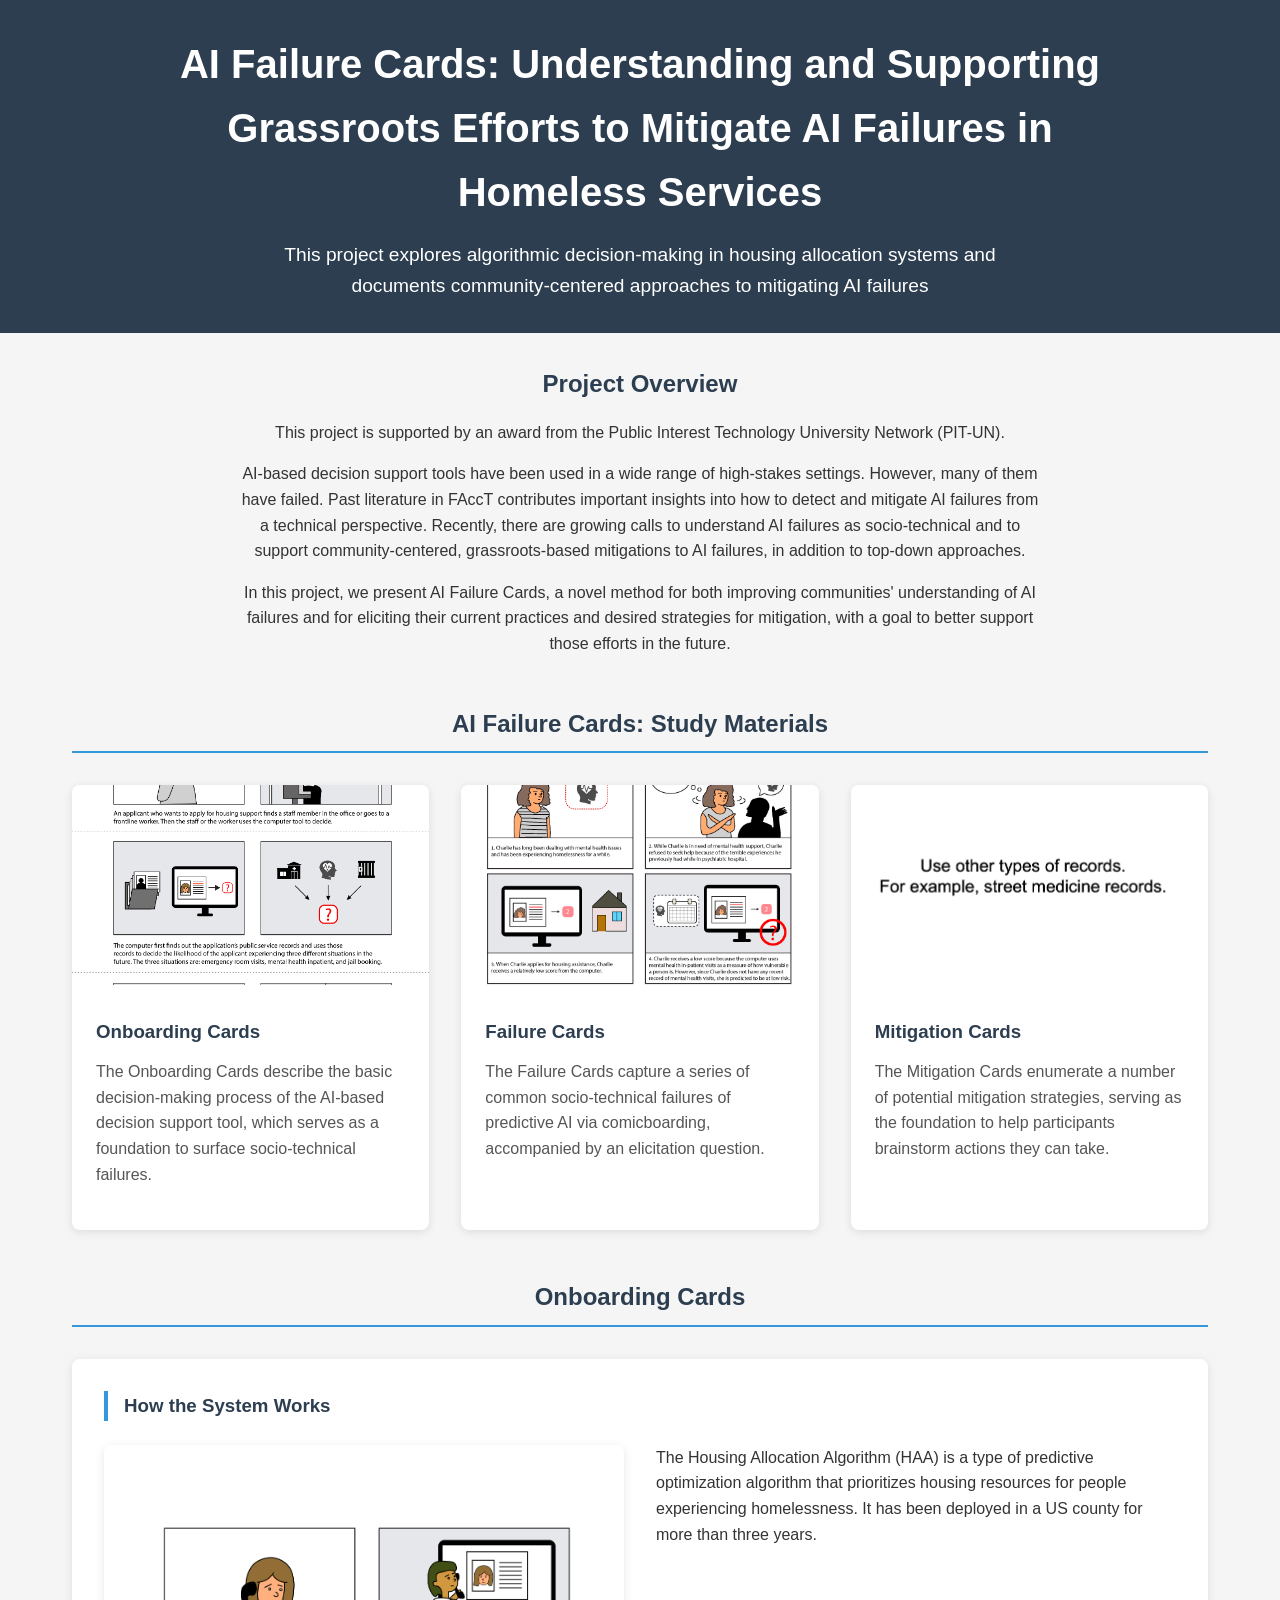
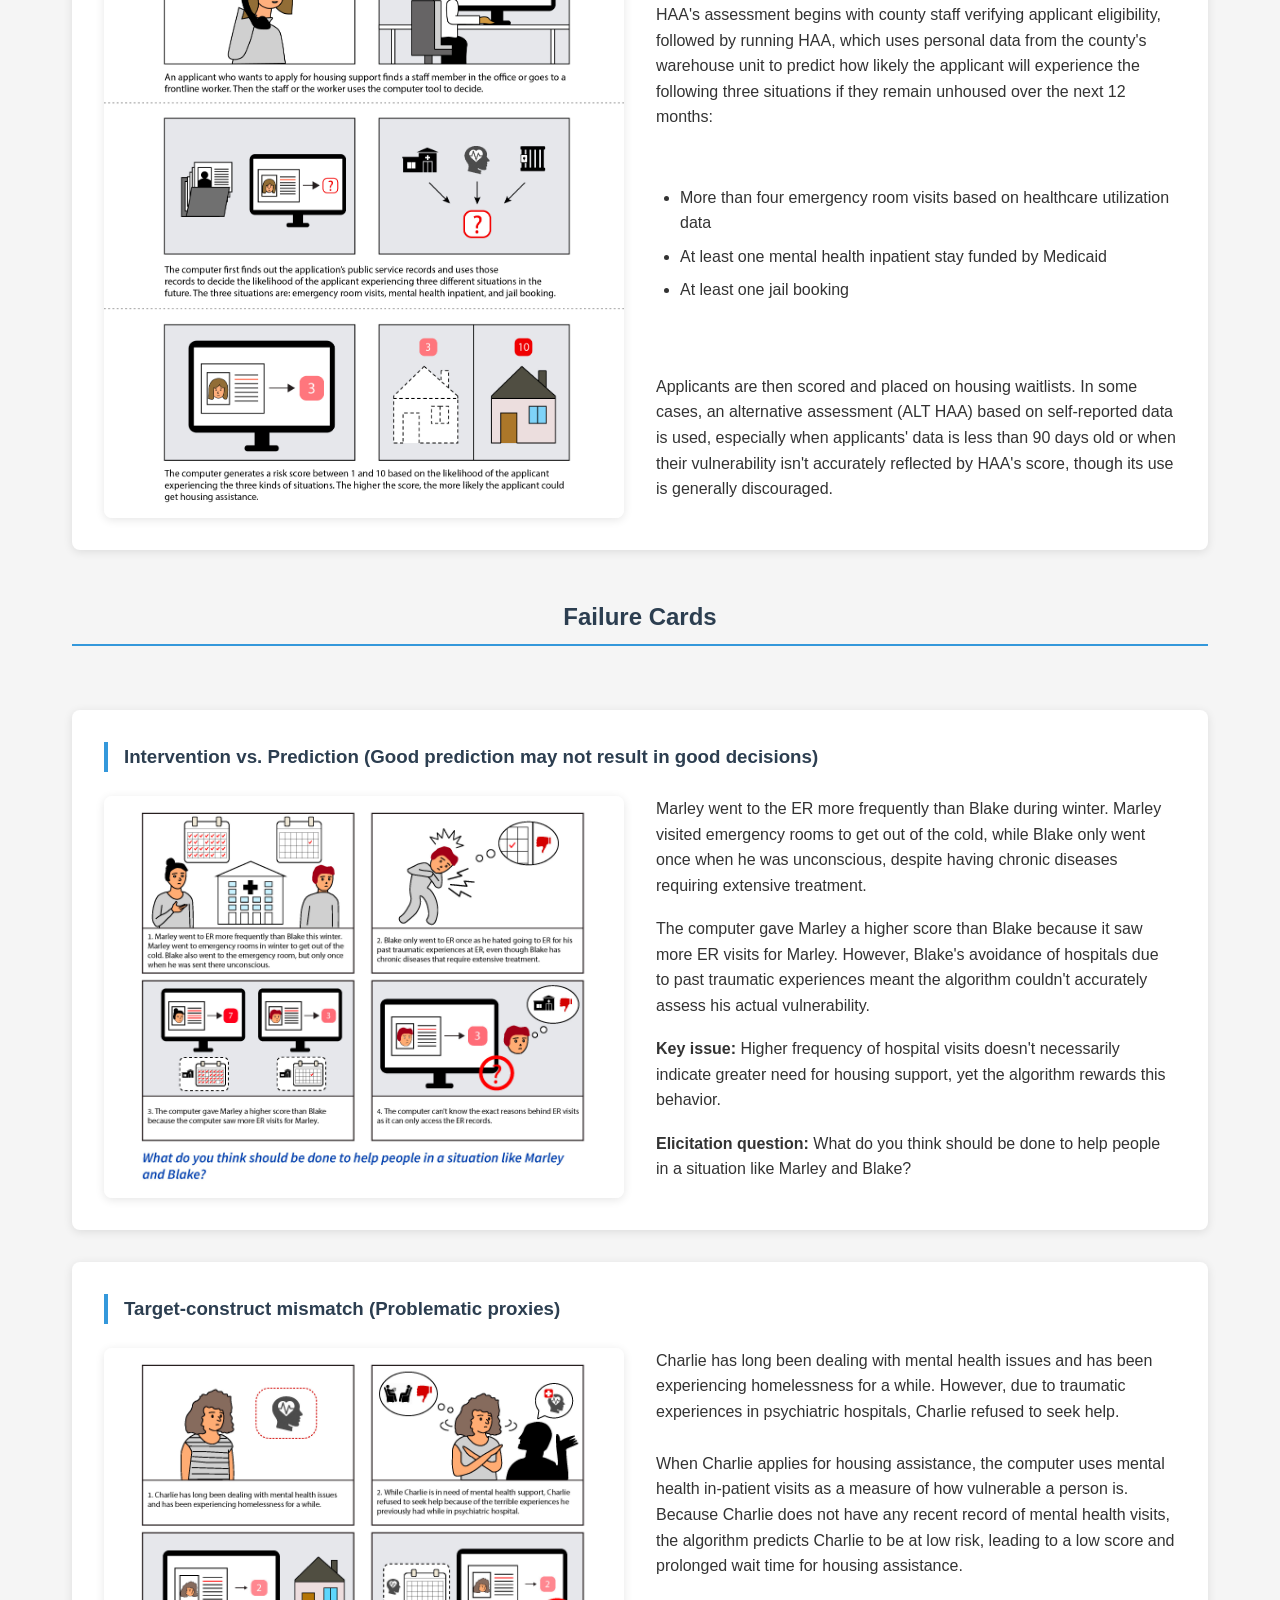
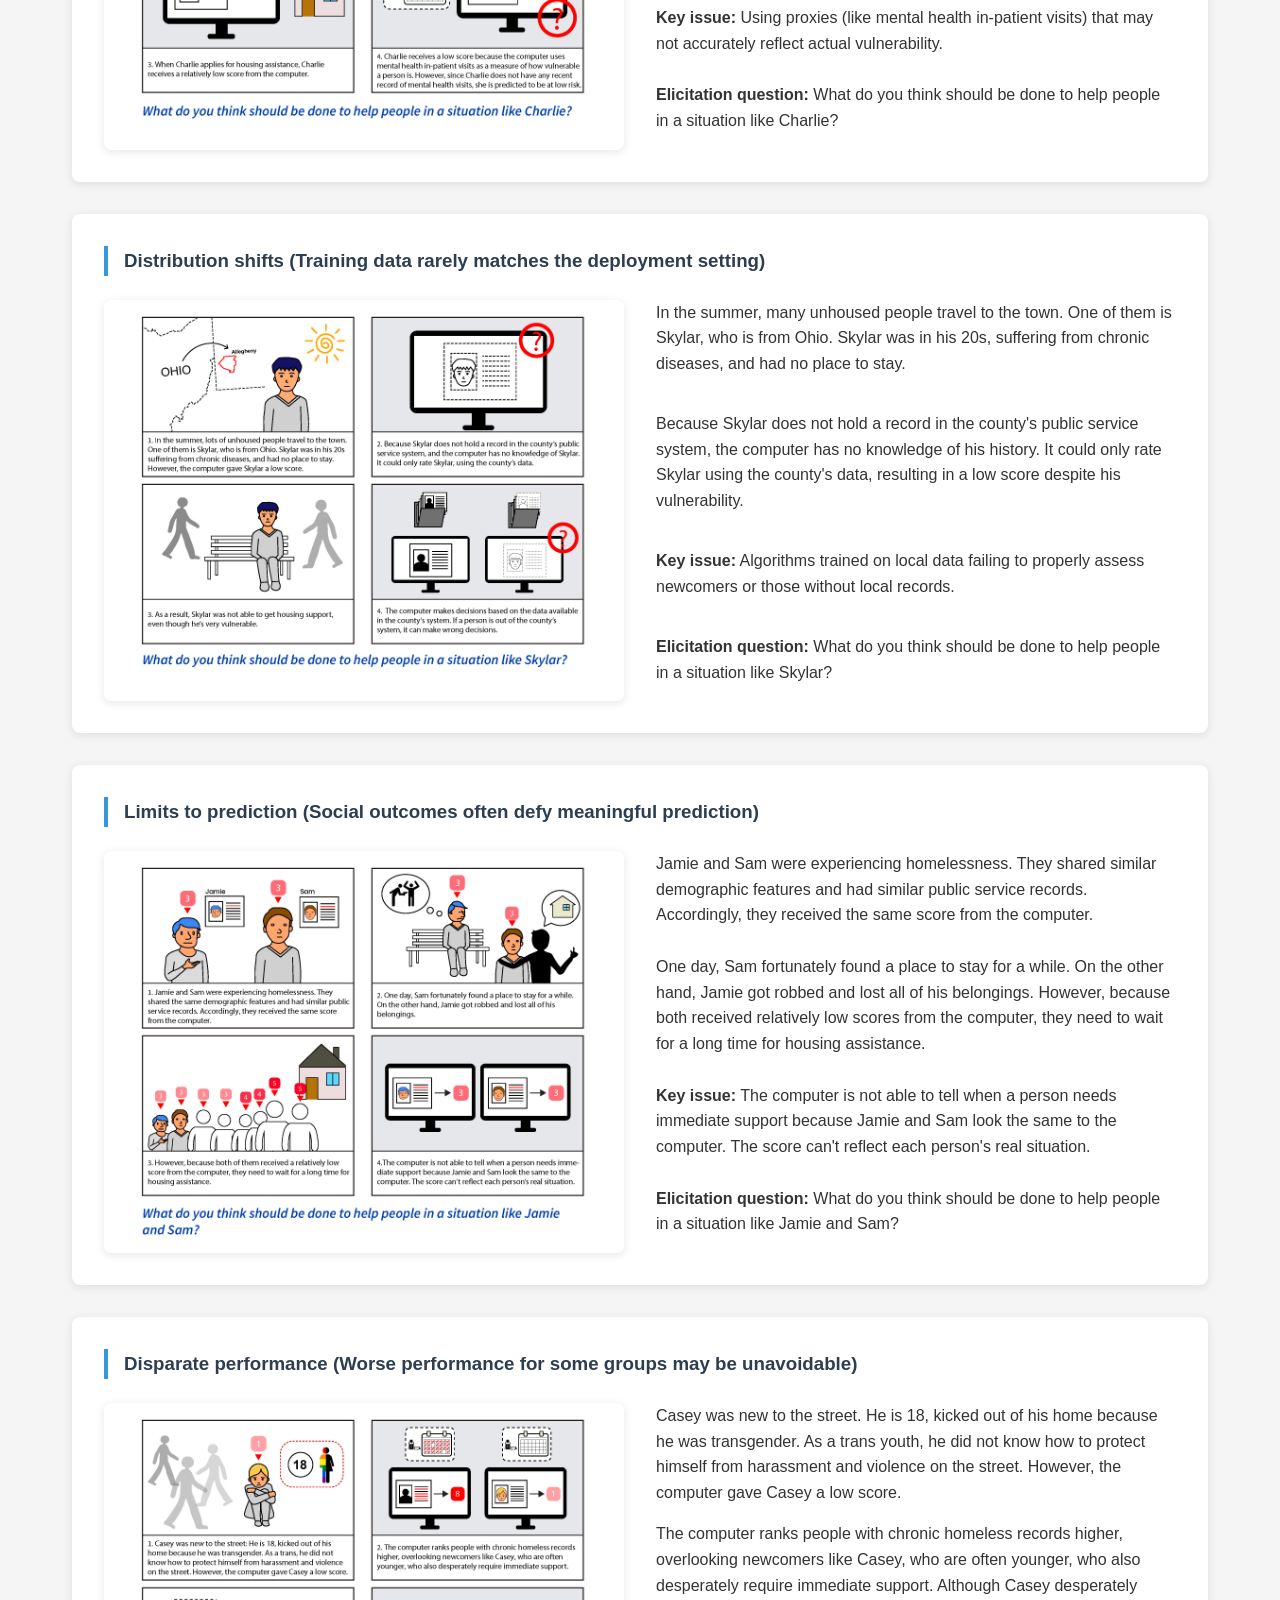
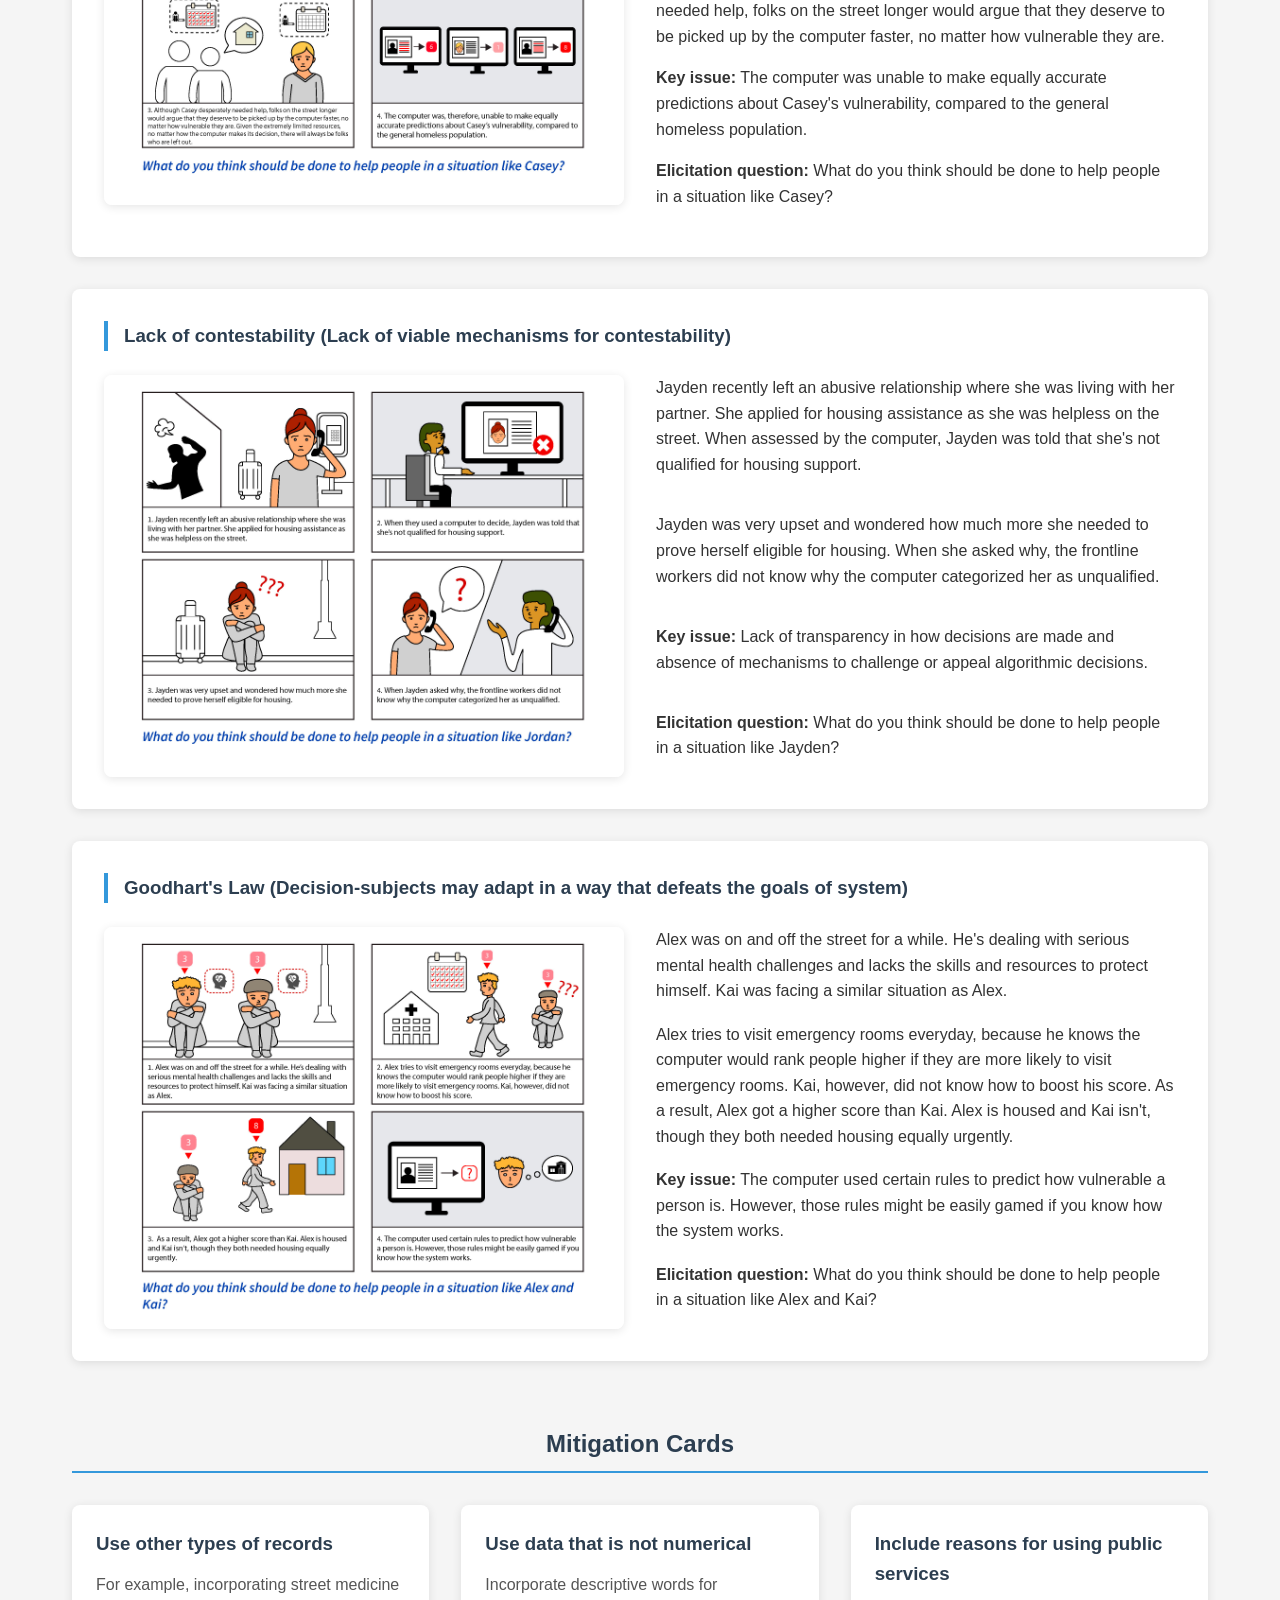
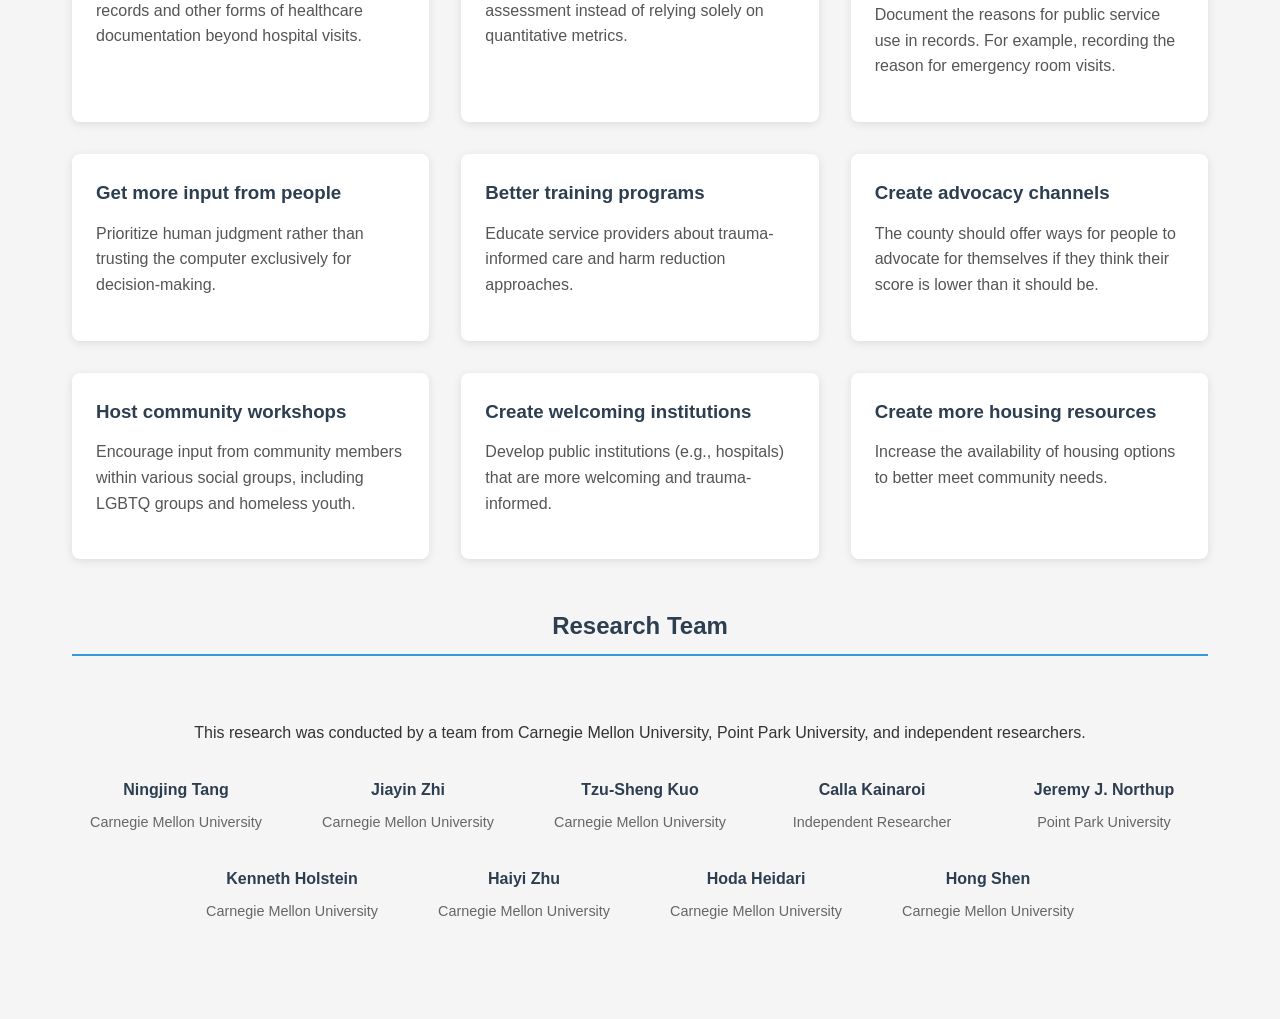
<file: AHA/index.html>
<!DOCTYPE html>
<html lang="en">
<head>
    <meta charset="UTF-8">
    <meta name="viewport" content="width=device-width, initial-scale=1.0">
    <title>AI Failure Cards: Understanding Algorithmic Assessment in Housing Services</title>
    <style>
        :root {
            --primary-color: #2c3e50;
            --secondary-color: #3498db;
            --text-color: #333;
            --bg-color: #f5f5f5;
            --card-bg: #fff;
            --card-shadow: 0 2px 10px rgba(0,0,0,0.1);
        }
        
        * {
            margin: 0;
            padding: 0;
            box-sizing: border-box;
            font-family: 'Segoe UI', Tahoma, Geneva, Verdana, sans-serif;
        }
        
        body {
            background-color: var(--bg-color);
            color: var(--text-color);
            line-height: 1.6;
        }
        
        header {
            background-color: var(--primary-color);
            color: white;
            padding: 2rem;
            text-align: center;
        }
        
        .header-content {
            max-width: 1000px;
            margin: 0 auto;
        }
        
        .header-content h1 {
            font-size: 2.5rem;
            margin-bottom: 1rem;
        }
        
        .header-content p {
            font-size: 1.2rem;
            max-width: 800px;
            margin: 0 auto;
        }
        
        .container {
            max-width: 1200px;
            margin: 0 auto;
            padding: 2rem;
        }
        
        .intro {
            text-align: center;
            margin-bottom: 3rem;
        }
        
        .intro h2 {
            color: var(--primary-color);
            margin-bottom: 1rem;
        }
        
        .intro p {
            max-width: 800px;
            margin: 1rem auto;
        }
        
        .section-title {
            text-align: center;
            color: var(--primary-color);
            margin: 3rem 0 2rem;
            padding-bottom: 0.5rem;
            border-bottom: 2px solid var(--secondary-color);
        }
        
        .cards-container {
            display: grid;
            grid-template-columns: repeat(auto-fill, minmax(300px, 1fr));
            gap: 2rem;
            margin-bottom: 3rem;
        }
        
        .card {
            background-color: var(--card-bg);
            border-radius: 8px;
            overflow: hidden;
            box-shadow: var(--card-shadow);
            transition: transform 0.3s ease, box-shadow 0.3s ease;
        }
        
        .card:hover {
            transform: translateY(-5px);
            box-shadow: 0 4px 15px rgba(0,0,0,0.15);
        }
        
        .card-img {
            width: 100%;
            height: 200px;
            object-fit: cover;
        }
        
        .card-content {
            padding: 1.5rem;
        }
        
        .card-content h3 {
            color: var(--primary-color);
            margin-bottom: 0.8rem;
        }
        
        .card-content p {
            margin-bottom: 1.2rem;
            color: #555;
        }
        
        .btn {
            display: inline-block;
            background-color: var(--secondary-color);
            color: white;
            padding: 0.7rem 1.2rem;
            border-radius: 4px;
            text-decoration: none;
            transition: background-color 0.3s ease;
        }
        
        .btn:hover {
            background-color: #2980b9;
        }
        
        .failure-cases {
            margin: 4rem 0;
        }
        
        .case-study {
            background-color: var(--card-bg);
            border-radius: 8px;
            padding: 2rem;
            margin-bottom: 2rem;
            box-shadow: var(--card-shadow);
        }
        
        .case-study h3 {
            color: var(--primary-color);
            margin-bottom: 1rem;
            border-left: 4px solid var(--secondary-color);
            padding-left: 1rem;
        }
        
        .case-grid {
            display: grid;
            grid-template-columns: 1fr 1fr;
            gap: 2rem;
            margin-top: 1.5rem;
        }
        
        @media (max-width: 768px) {
            .case-grid {
                grid-template-columns: 1fr;
            }
        }
        
        .case-img {
            width: 100%;
            border-radius: 8px;
            box-shadow: var(--card-shadow);
        }
        
        .case-description {
            display: flex;
            flex-direction: column;
            justify-content: space-between;
        }
        
        .case-description p {
            margin-bottom: 1rem;
        }
        
        .case-description ul {
            margin-left: 1.5rem;
            margin-bottom: 1.5rem;
        }
        
        .case-description li {
            margin-bottom: 0.5rem;
        }
        
        .team-section {
            margin: 4rem 0;
            text-align: center;
        }
        
        .team-members {
            display: flex;
            flex-wrap: wrap;
            justify-content: center;
            gap: 2rem;
            margin-top: 2rem;
        }
        
        .team-member {
            flex: 0 1 200px;
            text-align: center;
        }
        
        .team-member img {
            width: 150px;
            height: 150px;
            border-radius: 50%;
            object-fit: cover;
            margin-bottom: 1rem;
        }
        
        .team-member h4 {
            color: var(--primary-color);
            margin-bottom: 0.5rem;
        }
        
        .team-member p {
            font-size: 0.9rem;
            color: #666;
        }
        
        footer {
            background-color: var(--primary-color);
            color: white;
            text-align: center;
            padding: 2rem;
            margin-top: 3rem;
        }
        
        footer p {
            margin-bottom: 1rem;
        }
        
        .footer-links {
            margin-top: 1rem;
        }
        
        .footer-links a {
            color: white;
            margin: 0 1rem;
            text-decoration: none;
        }
        
        .footer-links a:hover {
            text-decoration: underline;
        }
    </style>
</head>
<body>
    <header>
        <div class="header-content">
            <h1>AI Failure Cards: Understanding and Supporting Grassroots Efforts to Mitigate AI Failures in Homeless Services</h1>
            <p>This project explores algorithmic decision-making in housing allocation systems and documents community-centered approaches to mitigating AI failures</p>
        </div>
    </header>
    
    <div class="container">
        <section class="intro">
            <h2>Project Overview</h2>
            <p>This project is supported by an award from the Public Interest Technology University Network (PIT-UN).</p>
            <p>AI-based decision support tools have been used in a wide range of high-stakes settings. However, many of them have failed. Past literature in FAccT contributes important insights into how to detect and mitigate AI failures from a technical perspective. Recently, there are growing calls to understand AI failures as socio-technical and to support community-centered, grassroots-based mitigations to AI failures, in addition to top-down approaches.</p>
            <p>In this project, we present AI Failure Cards, a novel method for both improving communities' understanding of AI failures and for eliciting their current practices and desired strategies for mitigation, with a goal to better support those efforts in the future.</p>
        </section>

        <h2 class="section-title">AI Failure Cards: Study Materials</h2>
        
        <div class="cards-container">
            <div class="card">
                <img src="/aha/cards/onboarding.jpg" alt="Onboarding Cards" class="card-img">
                <div class="card-content">
                    <h3>Onboarding Cards</h3>
                    <p>The Onboarding Cards describe the basic decision-making process of the AI-based decision support tool, which serves as a foundation to surface socio-technical failures.</p>
               
                </div>
            </div>
            
            <div class="card">
                <img src="/aha/cards/failure_charlie.jpg" alt="Failure Cards" class="card-img">
                <div class="card-content">
                    <h3>Failure Cards</h3>
                    <p>The Failure Cards capture a series of common socio-technical failures of predictive AI via comicboarding, accompanied by an elicitation question.</p>
                </div>
            </div>
            
            <div class="card">
                <img src="/aha/cards/remediation_card.png" alt="Mitigation Cards" class="card-img">
                <div class="card-content">
                    <h3>Mitigation Cards</h3>
                    <p>The Mitigation Cards enumerate a number of potential mitigation strategies, serving as the foundation to help participants brainstorm actions they can take.</p>
                </div>
            </div>
        </div>

        <h2 class="section-title" id="onboarding-cards">Onboarding Cards</h2>
        
        <section class="case-study">
            <h3>How the System Works</h3>
            <div class="case-grid">
                <img src="/aha/cards/onboarding.jpg" alt="HAA workflow" class="case-img">
                <div class="case-description">
                    <p>The Housing Allocation Algorithm (HAA) is a type of predictive optimization algorithm that prioritizes housing resources for people experiencing homelessness. It has been deployed in a US county for more than three years.</p>
                    <p>HAA's assessment begins with county staff verifying applicant eligibility, followed by running HAA, which uses personal data from the county's warehouse unit to predict how likely the applicant will experience the following three situations if they remain unhoused over the next 12 months:</p>
                    <ul>
                        <li>More than four emergency room visits based on healthcare utilization data</li>
                        <li>At least one mental health inpatient stay funded by Medicaid</li>
                        <li>At least one jail booking</li>
                    </ul>
                    <p>Applicants are then scored and placed on housing waitlists. In some cases, an alternative assessment (ALT HAA) based on self-reported data is used, especially when applicants' data is less than 90 days old or when their vulnerability isn't accurately reflected by HAA's score, though its use is generally discouraged.</p>
                </div>
            </div>
        </section>
        
        
        <h2 class="section-title" id="failure-cards">Failure Cards</h2>
        
        <section class="failure-cases">
            <div class="case-study">
                <h3>Intervention vs. Prediction (Good prediction may not result in good decisions)</h3>
                <div class="case-grid">
                    <img src="/aha/cards/failure_marley_blake.jpg" alt="Intervention vs. Prediction example" class="case-img">
                    <div class="case-description">
                        <p>Marley went to the ER more frequently than Blake during winter. Marley visited emergency rooms to get out of the cold, while Blake only went once when he was unconscious, despite having chronic diseases requiring extensive treatment.</p>
                        <p>The computer gave Marley a higher score than Blake because it saw more ER visits for Marley. However, Blake's avoidance of hospitals due to past traumatic experiences meant the algorithm couldn't accurately assess his actual vulnerability.</p>
                        <p><strong>Key issue:</strong> Higher frequency of hospital visits doesn't necessarily indicate greater need for housing support, yet the algorithm rewards this behavior.</p>
                        <p><strong>Elicitation question:</strong> What do you think should be done to help people in a situation like Marley and Blake?</p>
                    </div>
                </div>
            </div>
            
            <div class="case-study">
                <h3>Target-construct mismatch (Problematic proxies)</h3>
                <div class="case-grid">
                    <img src="/aha/cards/failure_charlie.jpg" alt="Target-construct mismatch example" class="case-img">
                    <div class="case-description">
                        <p>Charlie has long been dealing with mental health issues and has been experiencing homelessness for a while. However, due to traumatic experiences in psychiatric hospitals, Charlie refused to seek help.</p>
                        <p>When Charlie applies for housing assistance, the computer uses mental health in-patient visits as a measure of how vulnerable a person is. Because Charlie does not have any recent record of mental health visits, the algorithm predicts Charlie to be at low risk, leading to a low score and prolonged wait time for housing assistance.</p>
                        <p><strong>Key issue:</strong> Using proxies (like mental health in-patient visits) that may not accurately reflect actual vulnerability.</p>
                        <p><strong>Elicitation question:</strong> What do you think should be done to help people in a situation like Charlie?</p>
                    </div>
                </div>
            </div>
            
            <div class="case-study">
                <h3>Distribution shifts (Training data rarely matches the deployment setting)</h3>
                <div class="case-grid">
                    <img src="/aha/cards/failure_skylar.jpg" alt="Distribution shifts example" class="case-img">
                    <div class="case-description">
                        <p>In the summer, many unhoused people travel to the town. One of them is Skylar, who is from Ohio. Skylar was in his 20s, suffering from chronic diseases, and had no place to stay.</p>
                        <p>Because Skylar does not hold a record in the county's public service system, the computer has no knowledge of his history. It could only rate Skylar using the county's data, resulting in a low score despite his vulnerability.</p>
                        <p><strong>Key issue:</strong> Algorithms trained on local data failing to properly assess newcomers or those without local records.</p>
                        <p><strong>Elicitation question:</strong> What do you think should be done to help people in a situation like Skylar?</p>
                    </div>
                </div>
            </div>
            
            <div class="case-study">
                <h3>Limits to prediction (Social outcomes often defy meaningful prediction)</h3>
                <div class="case-grid">
                    <img src="/aha/cards/failure_jamie_sam.jpg" alt="Limits to prediction example" class="case-img">
                    <div class="case-description">
                        <p>Jamie and Sam were experiencing homelessness. They shared similar demographic features and had similar public service records. Accordingly, they received the same score from the computer.</p>
                        <p>One day, Sam fortunately found a place to stay for a while. On the other hand, Jamie got robbed and lost all of his belongings. However, because both received relatively low scores from the computer, they need to wait for a long time for housing assistance.</p>
                        <p><strong>Key issue:</strong> The computer is not able to tell when a person needs immediate support because Jamie and Sam look the same to the computer. The score can't reflect each person's real situation.</p>
                        <p><strong>Elicitation question:</strong> What do you think should be done to help people in a situation like Jamie and Sam?</p>
                    </div>
                </div>
            </div>
            
            <div class="case-study">
                <h3>Disparate performance (Worse performance for some groups may be unavoidable)</h3>
                <div class="case-grid">
                    <img src="/aha/cards/failure_casey.jpg" alt="Disparate performance example" class="case-img">
                    <div class="case-description">
                        <p>Casey was new to the street. He is 18, kicked out of his home because he was transgender. As a trans youth, he did not know how to protect himself from harassment and violence on the street. However, the computer gave Casey a low score.</p>
                        <p>The computer ranks people with chronic homeless records higher, overlooking newcomers like Casey, who are often younger, who also desperately require immediate support. Although Casey desperately needed help, folks on the street longer would argue that they deserve to be picked up by the computer faster, no matter how vulnerable they are.</p>
                        <p><strong>Key issue:</strong> The computer was unable to make equally accurate predictions about Casey's vulnerability, compared to the general homeless population.</p>
                        <p><strong>Elicitation question:</strong> What do you think should be done to help people in a situation like Casey?</p>
                    </div>
                </div>
            </div>
            
            <div class="case-study">
                <h3>Lack of contestability (Lack of viable mechanisms for contestability)</h3>
                <div class="case-grid">
                    <img src="/aha/cards/failure_jayden.jpg" alt="Lack of contestability example" class="case-img">
                    <div class="case-description">
                        <p>Jayden recently left an abusive relationship where she was living with her partner. She applied for housing assistance as she was helpless on the street. When assessed by the computer, Jayden was told that she's not qualified for housing support.</p>
                        <p>Jayden was very upset and wondered how much more she needed to prove herself eligible for housing. When she asked why, the frontline workers did not know why the computer categorized her as unqualified.</p>
                        <p><strong>Key issue:</strong> Lack of transparency in how decisions are made and absence of mechanisms to challenge or appeal algorithmic decisions.</p>
                        <p><strong>Elicitation question:</strong> What do you think should be done to help people in a situation like Jayden?</p>
                    </div>
                </div>
            </div>
            
            <div class="case-study">
                <h3>Goodhart's Law (Decision-subjects may adapt in a way that defeats the goals of system)</h3>
                <div class="case-grid">
                    <img src="/aha/cards/failure_alex_kai.jpg" alt="Goodhart's Law example" class="case-img">
                    <div class="case-description">
                        <p>Alex was on and off the street for a while. He's dealing with serious mental health challenges and lacks the skills and resources to protect himself. Kai was facing a similar situation as Alex.</p>
                        <p>Alex tries to visit emergency rooms everyday, because he knows the computer would rank people higher if they are more likely to visit emergency rooms. Kai, however, did not know how to boost his score. As a result, Alex got a higher score than Kai. Alex is housed and Kai isn't, though they both needed housing equally urgently.</p>
                        <p><strong>Key issue:</strong> The computer used certain rules to predict how vulnerable a person is. However, those rules might be easily gamed if you know how the system works.</p>
                        <p><strong>Elicitation question:</strong> What do you think should be done to help people in a situation like Alex and Kai?</p>
                    </div>
                </div>
            </div>
        </section>
        
        <h2 class="section-title" id="mitigation-cards">Mitigation Cards</h2>
        
        <div class="cards-container">
            <div class="card">
          
                <div class="card-content">
                    <h3>Use other types of records</h3>
                    <p>For example, incorporating street medicine records and other forms of healthcare documentation beyond hospital visits.</p>
                </div>
            </div>
            
            <div class="card">
    
                <div class="card-content">
                    <h3>Use data that is not numerical</h3>
                    <p>Incorporate descriptive words for assessment instead of relying solely on quantitative metrics.</p>
                </div>
            </div>
            
            <div class="card">
            
                <div class="card-content">
                    <h3>Include reasons for using public services</h3>
                    <p>Document the reasons for public service use in records. For example, recording the reason for emergency room visits.</p>
                </div>
            </div>
            
            <div class="card">
      
                <div class="card-content">
                    <h3>Get more input from people</h3>
                    <p>Prioritize human judgment rather than trusting the computer exclusively for decision-making.</p>
                </div>
            </div>
            
            <div class="card">
          
                <div class="card-content">
                    <h3>Better training programs</h3>
                    <p>Educate service providers about trauma-informed care and harm reduction approaches.</p>
                </div>
            </div>
            
            <div class="card">
                <div class="card-content">
                    <h3>Create advocacy channels</h3>
                    <p>The county should offer ways for people to advocate for themselves if they think their score is lower than it should be.</p>
                </div>
            </div>
            
            <div class="card">
                <div class="card-content">
                    <h3>Host community workshops</h3>
                    <p>Encourage input from community members within various social groups, including LGBTQ groups and homeless youth.</p>
                </div>
            </div>
            
            <div class="card">
                <div class="card-content">
                    <h3>Create welcoming institutions</h3>
                    <p>Develop public institutions (e.g., hospitals) that are more welcoming and trauma-informed.</p>
                </div>
            </div>
            
            <div class="card">
                <div class="card-content">
                    <h3>Create more housing resources</h3>
                    <p>Increase the availability of housing options to better meet community needs.</p>
                </div>
            </div>
        </div>
        

        <h2 class="section-title">Research Team</h2>
        
        <section class="team-section">
            <p>This research was conducted by a team from Carnegie Mellon University, Point Park University, and independent researchers.</p>
            
            <div class="team-members">
                <div class="team-member">
                    <h4>Ningjing Tang</h4>
                    <p>Carnegie Mellon University</p>
                </div>
                
                <div class="team-member">
                    <h4>Jiayin Zhi</h4>
                    <p>Carnegie Mellon University</p>
                </div>
                
                <div class="team-member">
                    <h4>Tzu-Sheng Kuo</h4>
                    <p>Carnegie Mellon University</p>
                </div>
                
                <div class="team-member">
                    <h4>Calla Kainaroi</h4>
                    <p>Independent Researcher</p>
                </div>
                
                <div class="team-member">
                    <h4>Jeremy J. Northup</h4>
                    <p>Point Park University</p>
                </div>
                
                <div class="team-member">
                    <h4>Kenneth Holstein</h4>
                    <p>Carnegie Mellon University</p>
                </div>
                
                <div class="team-member">
                    <h4>Haiyi Zhu</h4>
                    <p>Carnegie Mellon University</p>
                </div>
                
                <div class="team-member">
                    <h4>Hoda Heidari</h4>
                    <p>Carnegie Mellon University</p>
                </div>
                
                <div class="team-member">
                    <h4>Hong Shen</h4>
                    <p>Carnegie Mellon University</p>
                </div>
            </div>
        </section>
    </div>
    

</body>
</html>
</file>
